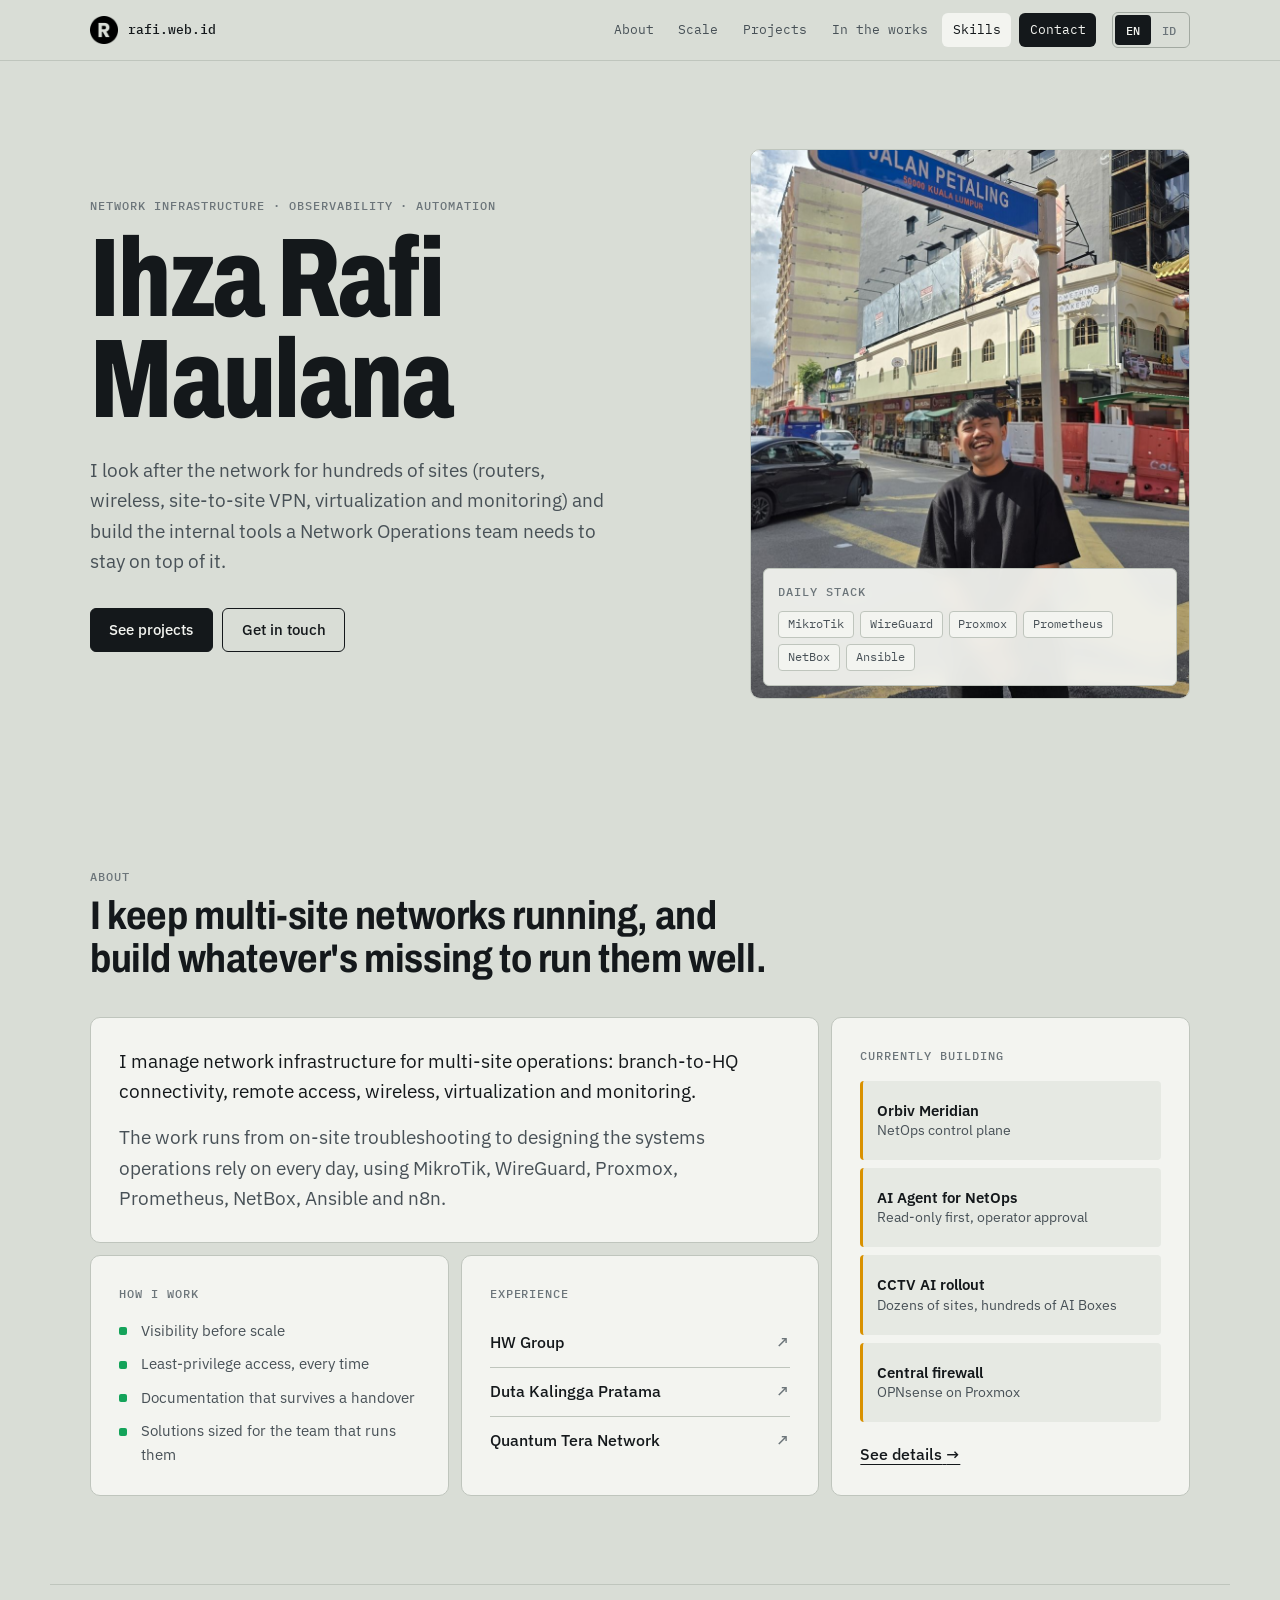
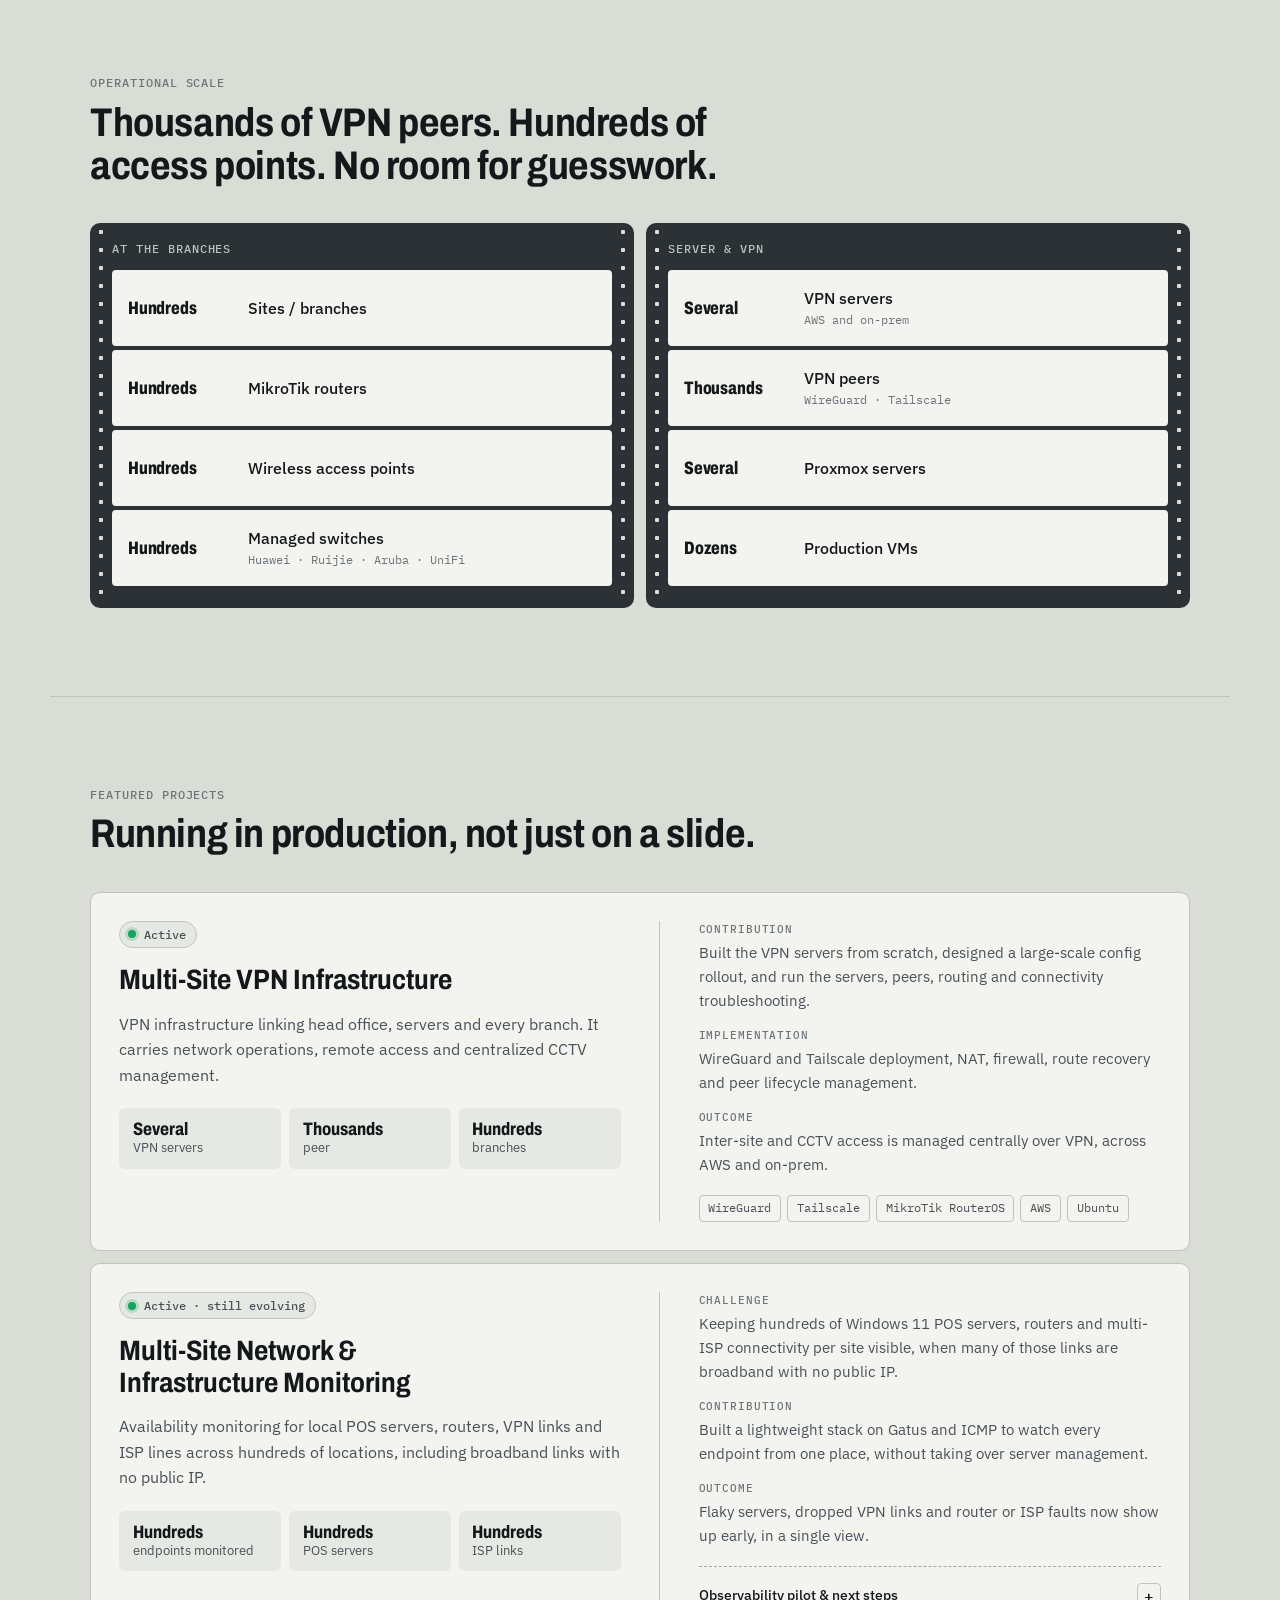
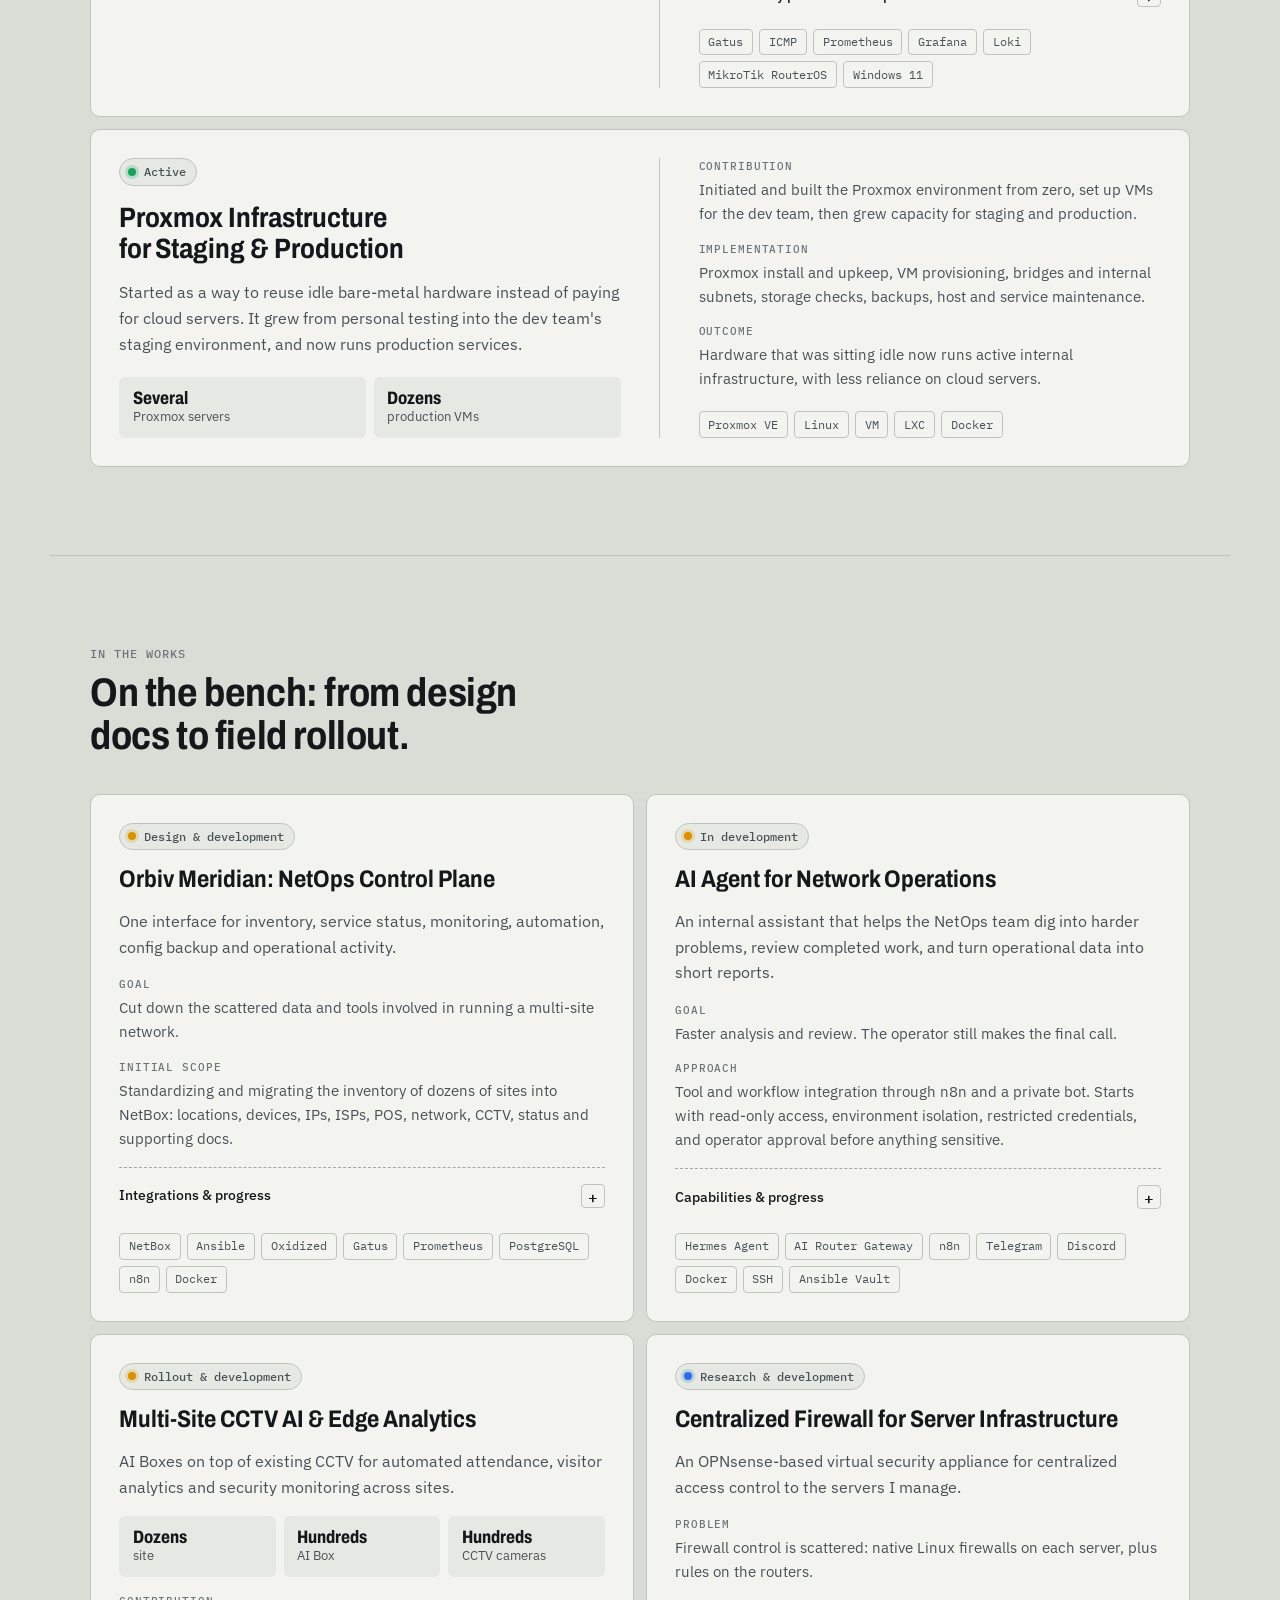
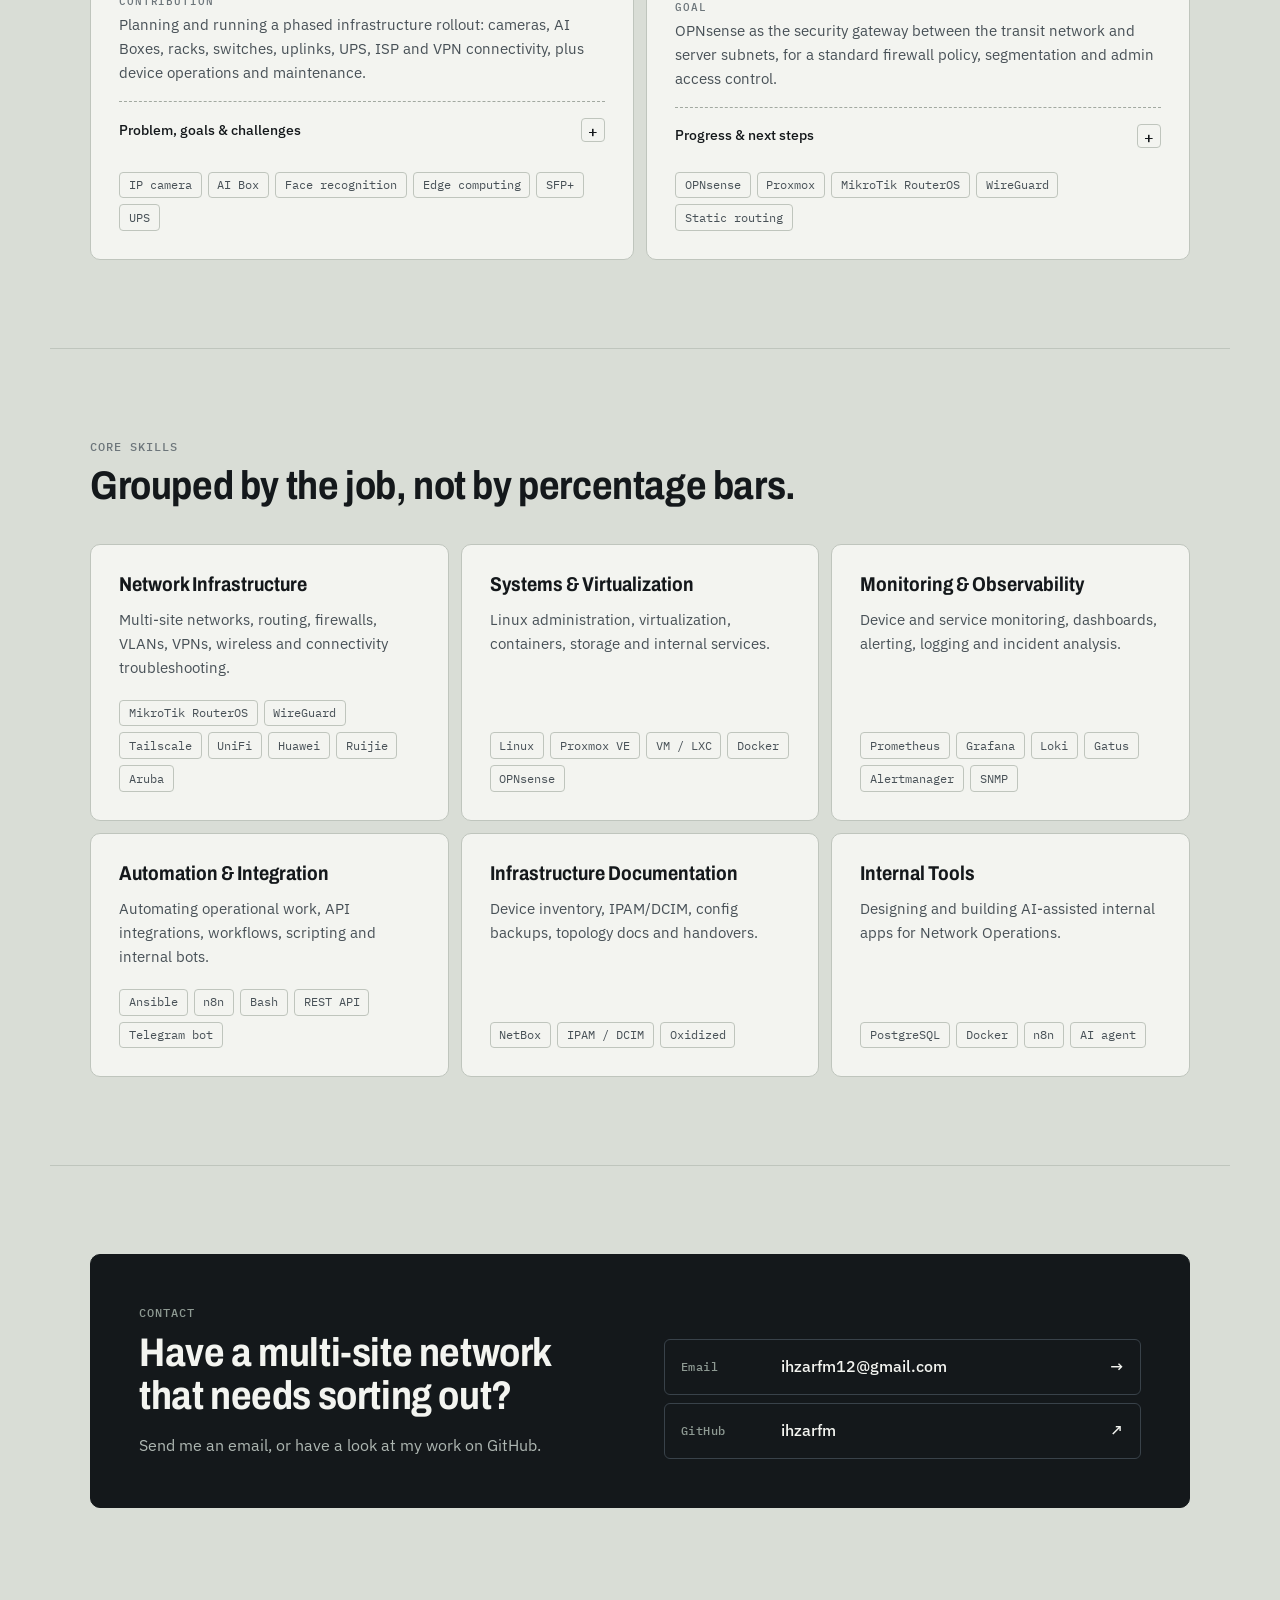
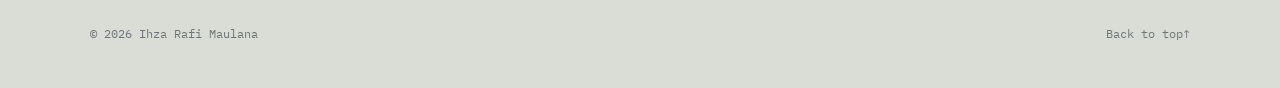
<file: index.html>
<!DOCTYPE html>
<html lang="en" data-lang="en">
<head>
    <meta charset="UTF-8">
    <meta name="viewport" content="width=device-width, initial-scale=1.0">
    <title>Ihza Rafi Maulana · Network Infrastructure</title>
    <meta name="description" content="Ihza Rafi Maulana runs network infrastructure for hundreds of sites: MikroTik, wireless, multi-site VPN, Proxmox, monitoring and automation for Network Operations.">
    <meta name="theme-color" content="#D9DDD6">

    <meta property="og:type" content="website">
    <meta property="og:url" content="https://rafi.web.id/">
    <meta property="og:title" content="Ihza Rafi Maulana · Network Infrastructure">
    <meta property="og:description" content="Multi-site networks, VPN, monitoring and automation for hundreds of sites.">
    <meta property="og:image" content="https://rafi.web.id/assets/img/rafi.jpg">

    <!-- set the language before first paint, so the page never flashes the wrong one -->
    <script>
        (function () {
            var lang = null
            try { lang = localStorage.getItem('lang') } catch (e) {}
            if (lang !== 'en' && lang !== 'id') {
                lang = (navigator.language || '').toLowerCase().indexOf('id') === 0 ? 'id' : 'en'
            }
            document.documentElement.setAttribute('data-lang', lang)
            document.documentElement.lang = lang
        })()
    </script>

    <link rel="icon" href="assets/img/favicon.png" type="image/png">
    <link rel="preconnect" href="https://fonts.googleapis.com">
    <link rel="preconnect" href="https://fonts.gstatic.com" crossorigin>
    <link rel="stylesheet" href="https://fonts.googleapis.com/css2?family=Archivo:wdth,wght@62..125,500..800&family=IBM+Plex+Mono:wght@400;500&family=IBM+Plex+Sans:ital,wght@0,400;0,500;0,600;1,400&display=swap">
    <link rel="stylesheet" href="assets/css/styles.css">
</head>
<body>
    <a class="skip" href="#about"><span lang="en">Skip to content</span><span lang="id">Langsung ke konten</span></a>

    <header class="topbar">
        <div class="topbar__inner">
            <a class="brand" href="#top" aria-label="rafi.web.id">
                <img class="brand__mark" src="assets/img/favicon.png" alt="" width="28" height="28">
                <span class="brand__name">rafi.web.id</span>
            </a>
            <nav class="nav" aria-label="Sections">
                <a class="nav__link" href="#about"><span lang="en">About</span><span lang="id">Tentang</span></a>
                <a class="nav__link" href="#scale"><span lang="en">Scale</span><span lang="id">Skala</span></a>
                <a class="nav__link" href="#projects"><span lang="en">Projects</span><span lang="id">Proyek</span></a>
                <a class="nav__link" href="#building"><span lang="en">In the works</span><span lang="id">Pengerjaan</span></a>
                <a class="nav__link" href="#skills">Skills</a>
                <a class="nav__link nav__link--cta" href="#contact"><span lang="en">Contact</span><span lang="id">Kontak</span></a>
            </nav>
            <div class="lang" role="group" aria-label="Language / Bahasa">
                <button class="lang__btn" type="button" data-set-lang="en" aria-pressed="true">EN</button>
                <button class="lang__btn" type="button" data-set-lang="id" aria-pressed="false">ID</button>
            </div>
        </div>
    </header>

    <main id="top">
        <!--===== HERO =====-->
        <section class="hero wrap" aria-labelledby="hero-title">
            <div class="hero__text">
                <p class="eyebrow">Network Infrastructure · Observability · Automation</p>
                <h1 class="hero__title" id="hero-title">Ihza Rafi<br>Maulana</h1>
                <p class="hero__lead" lang="en">I look after the network for hundreds of sites (routers, wireless, site-to-site VPN, virtualization and monitoring) and build the internal tools a Network Operations team needs to stay on top of it.</p>
                <p class="hero__lead" lang="id">Saya mengurus jaringan di ratusan site, mulai dari router, wireless, VPN antar-site, virtualisasi, sampai monitoring. Saya juga membangun tools internal supaya kerja tim Network Operations lebih rapi dan terukur.</p>
                <div class="hero__actions">
                    <a class="btn btn--solid" href="#projects"><span lang="en">See projects</span><span lang="id">Lihat proyek</span></a>
                    <a class="btn" href="#contact"><span lang="en">Get in touch</span><span lang="id">Hubungi saya</span></a>
                </div>
            </div>

            <figure class="card hero__photo">
                <img src="assets/img/rafi.jpg" alt="Ihza Rafi Maulana on Jalan Petaling, Kuala Lumpur" width="900" height="1306" fetchpriority="high">
                <figcaption class="hero__stack">
                    <span class="card__label"><span lang="en">Daily stack</span><span lang="id">Stack harian</span></span>
                    <ul class="tags">
                        <li>MikroTik</li><li>WireGuard</li><li>Proxmox</li><li>Prometheus</li><li>NetBox</li><li>Ansible</li>
                    </ul>
                </figcaption>
            </figure>
        </section>

        <!--===== ABOUT =====-->
        <section class="section wrap" id="about" aria-labelledby="about-title">
            <header class="section__head">
                <p class="eyebrow"><span lang="en">About</span><span lang="id">Tentang</span></p>
                <h2 class="section__title" id="about-title">
                    <span lang="en">I keep <span class="nowrap">multi-site</span> networks running, and build whatever's missing to run them well.</span>
                    <span lang="id">Saya jaga jaringan <span class="nowrap">multi-site</span> tetap jalan, dan bangun sendiri tools yang belum ada.</span>
                </h2>
            </header>

            <div class="about">
                <article class="card about__bio" data-reveal>
                    <p lang="en">I manage network infrastructure for multi-site operations: branch-to-HQ connectivity, remote access, wireless, virtualization and monitoring.</p>
                    <p lang="id">Fokus saya di network infrastructure untuk operasional multi-site: koneksi cabang ke head office, remote access, wireless, virtualisasi, dan monitoring.</p>
                    <p class="about__sub" lang="en">The work runs from on-site troubleshooting to designing the systems operations rely on every day, using MikroTik, WireGuard, Proxmox, Prometheus, NetBox, Ansible and n8n.</p>
                    <p class="about__sub" lang="id">Kerjaannya mulai dari troubleshooting langsung di lokasi sampai merancang sistem yang dipakai tim operasional setiap hari, dengan MikroTik, WireGuard, Proxmox, Prometheus, NetBox, Ansible, dan n8n.</p>
                </article>

                <article class="card about__now" data-reveal>
                    <h3 class="card__label"><span lang="en">Currently building</span><span lang="id">Lagi dikerjakan</span></h3>
                    <ul class="nowlist">
                        <li><b>Orbiv Meridian</b><span lang="en">NetOps control plane</span><span lang="id">Control plane untuk NetOps</span></li>
                        <li><b>AI Agent for NetOps</b><span lang="en">Read-only first, operator approval</span><span lang="id">Read-only dulu, approval operator</span></li>
                        <li><b>CCTV AI rollout</b><span lang="en">Dozens of sites, hundreds of AI Boxes</span><span lang="id">Puluhan site, ratusan AI Box</span></li>
                        <li><b>Central firewall</b><span lang="en">OPNsense on Proxmox</span><span lang="id">OPNsense di Proxmox</span></li>
                    </ul>
                    <a class="textlink" href="#building"><span lang="en">See details</span><span lang="id">Lihat detail</span> <span aria-hidden="true">→</span></a>
                </article>

                <article class="card about__principles" data-reveal>
                    <h3 class="card__label"><span lang="en">How I work</span><span lang="id">Cara saya kerja</span></h3>
                    <ul class="checklist">
                        <li><span lang="en">Visibility before scale</span><span lang="id">Visibility dulu, baru scale</span></li>
                        <li><span lang="en">Least-privilege access, every time</span><span lang="id">Akses seperlunya, bukan seadanya</span></li>
                        <li><span lang="en">Documentation that survives a handover</span><span lang="id">Dokumentasi yang tetap kepakai setelah handover</span></li>
                        <li><span lang="en">Solutions sized for the team that runs them</span><span lang="id">Solusi yang pas dengan ukuran timnya</span></li>
                    </ul>
                </article>

                <article class="card about__work" data-reveal>
                    <h3 class="card__label"><span lang="en">Experience</span><span lang="id">Pengalaman</span></h3>
                    <ul class="companies">
                        <li><a href="https://new.hwgroup.id/" target="_blank" rel="noopener">HW Group <span aria-hidden="true">↗</span></a></li>
                        <li><a href="https://www.sgp-dkp.com/" target="_blank" rel="noopener">Duta Kalingga Pratama <span aria-hidden="true">↗</span></a></li>
                        <li><a href="https://www.quantum.net.id/" target="_blank" rel="noopener">Quantum Tera Network <span aria-hidden="true">↗</span></a></li>
                    </ul>
                </article>
            </div>
        </section>

        <!--===== SCALE =====-->
        <section class="section wrap" id="scale" aria-labelledby="scale-title">
            <header class="section__head">
                <p class="eyebrow"><span lang="en">Operational scale</span><span lang="id">Skala operasional</span></p>
                <h2 class="section__title" id="scale-title">
                    <span lang="en">Thousands of VPN peers. Hundreds of access points. No room for guesswork.</span>
                    <span lang="id">Ribuan peer VPN. Ratusan access point. Nggak ada ruang buat tebak-tebakan.</span>
                </h2>
            </header>

            <div class="racks">
                <div class="rack" data-reveal>
                    <h3 class="rack__label"><span lang="en">At the branches</span><span lang="id">Di cabang</span></h3>
                    <ul class="rack__units">
                        <li class="unit"><span class="unit__num"><span lang="en">Hundreds</span><span lang="id">Ratusan</span></span><span class="unit__name"><span lang="en">Sites / branches</span><span lang="id">Site / cabang</span></span></li>
                        <li class="unit"><span class="unit__num"><span lang="en">Hundreds</span><span lang="id">Ratusan</span></span><span class="unit__name"><span lang="en">MikroTik routers</span><span lang="id">Router MikroTik</span></span></li>
                        <li class="unit"><span class="unit__num"><span lang="en">Hundreds</span><span lang="id">Ratusan</span></span><span class="unit__name"><span lang="en">Wireless access points</span><span lang="id">Wireless access point</span></span></li>
                        <li class="unit"><span class="unit__num"><span lang="en">Hundreds</span><span lang="id">Ratusan</span></span><span class="unit__name"><span lang="en">Managed switches</span><span lang="id">Managed switch</span><small>Huawei · Ruijie · Aruba · UniFi</small></span></li>
                    </ul>
                </div>

                <div class="rack" data-reveal>
                    <h3 class="rack__label">Server &amp; VPN</h3>
                    <ul class="rack__units">
                        <li class="unit"><span class="unit__num"><span lang="en">Several</span><span lang="id">Beberapa</span></span><span class="unit__name"><span lang="en">VPN servers</span><span lang="id">VPN server</span><small lang="en">AWS and on-prem</small><small lang="id">AWS dan on-premise</small></span></li>
                        <li class="unit"><span class="unit__num"><span lang="en">Thousands</span><span lang="id">Ribuan</span></span><span class="unit__name"><span lang="en">VPN peers</span><span lang="id">Peer VPN</span><small>WireGuard · Tailscale</small></span></li>
                        <li class="unit"><span class="unit__num"><span lang="en">Several</span><span lang="id">Beberapa</span></span><span class="unit__name"><span lang="en">Proxmox servers</span><span lang="id">Server Proxmox</span></span></li>
                        <li class="unit"><span class="unit__num"><span lang="en">Dozens</span><span lang="id">Puluhan</span></span><span class="unit__name"><span lang="en">Production VMs</span><span lang="id">Production VM</span></span></li>
                    </ul>
                </div>
            </div>
        </section>

        <!--===== FEATURED PROJECTS =====-->
        <section class="section wrap" id="projects" aria-labelledby="projects-title">
            <header class="section__head">
                <p class="eyebrow"><span lang="en">Featured projects</span><span lang="id">Proyek utama</span></p>
                <h2 class="section__title" id="projects-title">
                    <span lang="en">Running in production, not just on a slide.</span>
                    <span lang="id">Sudah jalan di production, bukan cuma di slide.</span>
                </h2>
            </header>

            <div class="projects">
                <article class="card project" data-reveal>
                    <div class="project__main">
                        <span class="status status--active">Active</span>
                        <h3 class="project__title">Multi-Site VPN Infrastructure</h3>
                        <p class="project__summary" lang="en">VPN infrastructure linking head office, servers and every branch. It carries network operations, remote access and centralized CCTV management.</p>
                        <p class="project__summary" lang="id">Infrastruktur VPN yang menghubungkan head office, server, dan semua cabang. Dipakai untuk operasional jaringan, remote access, dan pengelolaan CCTV dari satu tempat.</p>
                        <ul class="figures">
                            <li class="figure"><b><span lang="en">Several</span><span lang="id">Beberapa</span></b><span lang="en">VPN servers</span><span lang="id">VPN server</span></li>
                            <li class="figure"><b><span lang="en">Thousands</span><span lang="id">Ribuan</span></b>peer</li>
                            <li class="figure"><b><span lang="en">Hundreds</span><span lang="id">Ratusan</span></b><span lang="en">branches</span><span lang="id">cabang</span></li>
                        </ul>
                    </div>
                    <div class="project__side">
                        <dl class="facts">
                            <div>
                                <dt><span lang="en">Contribution</span><span lang="id">Kontribusi</span></dt>
                                <dd lang="en">Built the VPN servers from scratch, designed a large-scale config rollout, and run the servers, peers, routing and connectivity troubleshooting.</dd>
                                <dd lang="id">Bangun VPN server dari nol, rancang rollout konfigurasi skala besar, lalu kelola server, peer, routing, dan troubleshooting konektivitasnya.</dd>
                            </div>
                            <div>
                                <dt><span lang="en">Implementation</span><span lang="id">Implementasi</span></dt>
                                <dd lang="en">WireGuard and Tailscale deployment, NAT, firewall, route recovery and peer lifecycle management.</dd>
                                <dd lang="id">Deploy WireGuard dan Tailscale, NAT, firewall, route recovery, dan peer lifecycle management.</dd>
                            </div>
                            <div>
                                <dt><span lang="en">Outcome</span><span lang="id">Hasil</span></dt>
                                <dd lang="en">Inter-site and CCTV access is managed centrally over VPN, across AWS and on-prem.</dd>
                                <dd lang="id">Akses antar-site dan CCTV sekarang dikelola terpusat lewat VPN, baik di AWS maupun on-premise.</dd>
                            </div>
                        </dl>
                        <ul class="tags">
                            <li>WireGuard</li><li>Tailscale</li><li>MikroTik RouterOS</li><li>AWS</li><li>Ubuntu</li>
                        </ul>
                    </div>
                </article>

                <article class="card project" data-reveal>
                    <div class="project__main">
                        <span class="status status--active"><span lang="en">Active · still evolving</span><span lang="id">Active · terus dikembangkan</span></span>
                        <h3 class="project__title">Multi-Site Network &amp; Infrastructure Monitoring</h3>
                        <p class="project__summary" lang="en">Availability monitoring for local POS servers, routers, VPN links and ISP lines across hundreds of locations, including broadband links with no public IP.</p>
                        <p class="project__summary" lang="id">Monitoring availability untuk server POS lokal, router, koneksi VPN, dan jalur ISP di ratusan lokasi, termasuk broadband yang tidak punya IP publik.</p>
                        <ul class="figures">
                            <li class="figure"><b><span lang="en">Hundreds</span><span lang="id">Ratusan</span></b><span lang="en">endpoints monitored</span><span lang="id">endpoint dipantau</span></li>
                            <li class="figure"><b><span lang="en">Hundreds</span><span lang="id">Ratusan</span></b><span lang="en">POS servers</span><span lang="id">server POS</span></li>
                            <li class="figure"><b><span lang="en">Hundreds</span><span lang="id">Ratusan</span></b><span lang="en">ISP links</span><span lang="id">koneksi ISP</span></li>
                        </ul>
                    </div>
                    <div class="project__side">
                        <dl class="facts">
                            <div>
                                <dt><span lang="en">Challenge</span><span lang="id">Tantangan</span></dt>
                                <dd lang="en">Keeping hundreds of Windows 11 POS servers, routers and multi-ISP connectivity per site visible, when many of those links are broadband with no public IP.</dd>
                                <dd lang="id">Menjaga ratusan server POS Windows 11, router, dan koneksi multi-ISP di tiap site tetap terpantau, padahal banyak koneksinya broadband tanpa public IP.</dd>
                            </div>
                            <div>
                                <dt><span lang="en">Contribution</span><span lang="id">Kontribusi</span></dt>
                                <dd lang="en">Built a lightweight stack on Gatus and ICMP to watch every endpoint from one place, without taking over server management.</dd>
                                <dd lang="id">Bangun monitoring ringan pakai Gatus dan ICMP untuk memantau semua endpoint dari satu tempat, tanpa ambil alih manajemen server.</dd>
                            </div>
                            <div>
                                <dt><span lang="en">Outcome</span><span lang="id">Hasil</span></dt>
                                <dd lang="en">Flaky servers, dropped VPN links and router or ISP faults now show up early, in a single view.</dd>
                                <dd lang="id">Server yang sering offline, VPN yang putus, dan gangguan router atau ISP sekarang kelihatan lebih awal dari satu tampilan.</dd>
                            </div>
                        </dl>
                        <details class="more">
                            <summary><span lang="en">Observability pilot &amp; next steps</span><span lang="id">Pilot observability &amp; next step</span></summary>
                            <dl class="facts">
                                <div>
                                    <dt><span lang="en">Implementation</span><span lang="id">Implementasi</span></dt>
                                    <dd lang="en">ICMP health checks per branch for POS servers, routers, VPN links and ISP lines.</dd>
                                    <dd lang="id">ICMP health check per cabang untuk server POS, router, VPN, dan link ISP.</dd>
                                </div>
                                <div>
                                    <dt>Pilot</dt>
                                    <dd lang="en">Prometheus, Grafana and Loki in the office environment, where user count and bandwidth are much higher.</dd>
                                    <dd lang="id">Prometheus, Grafana, dan Loki di lingkungan office, yang jumlah user dan bandwidth-nya jauh lebih tinggi.</dd>
                                </div>
                                <div>
                                    <dt>Next</dt>
                                    <dd lang="en">Evaluating the pilot and a local data-collection strategy before rolling logging out to every site. Centralized monitoring over WAN leaves metric gaps whenever a link drops, even for a few seconds.</dd>
                                    <dd lang="id">Evaluasi hasil pilot dan strategi local data collection sebelum logging diperluas ke semua site. Monitoring terpusat lewat WAN bisa menyisakan metric gap tiap kali koneksi putus, walau cuma beberapa detik.</dd>
                                </div>
                            </dl>
                        </details>
                        <ul class="tags">
                            <li>Gatus</li><li>ICMP</li><li>Prometheus</li><li>Grafana</li><li>Loki</li><li>MikroTik RouterOS</li><li>Windows 11</li>
                        </ul>
                    </div>
                </article>

                <article class="card project" data-reveal>
                    <div class="project__main">
                        <span class="status status--active">Active</span>
                        <h3 class="project__title">Proxmox Infrastructure for Staging &amp; Production</h3>
                        <p class="project__summary" lang="en">Started as a way to reuse idle bare-metal hardware instead of paying for cloud servers. It grew from personal testing into the dev team's staging environment, and now runs production services.</p>
                        <p class="project__summary" lang="id">Awalnya inisiatif memanfaatkan bare metal yang nganggur sebagai pengganti biaya cloud server. Dari testing pribadi, sekarang dipakai untuk staging tim development sampai layanan production.</p>
                        <ul class="figures">
                            <li class="figure"><b><span lang="en">Several</span><span lang="id">Beberapa</span></b><span lang="en">Proxmox servers</span><span lang="id">server Proxmox</span></li>
                            <li class="figure"><b><span lang="en">Dozens</span><span lang="id">Puluhan</span></b><span lang="en">production VMs</span><span lang="id">production VM</span></li>
                        </ul>
                    </div>
                    <div class="project__side">
                        <dl class="facts">
                            <div>
                                <dt><span lang="en">Contribution</span><span lang="id">Kontribusi</span></dt>
                                <dd lang="en">Initiated and built the Proxmox environment from zero, set up VMs for the dev team, then grew capacity for staging and production.</dd>
                                <dd lang="id">Inisiasi dan bangun environment Proxmox dari nol, siapkan VM untuk tim development, lalu perbesar kapasitasnya untuk staging dan production.</dd>
                            </div>
                            <div>
                                <dt><span lang="en">Implementation</span><span lang="id">Implementasi</span></dt>
                                <dd lang="en">Proxmox install and upkeep, VM provisioning, bridges and internal subnets, storage checks, backups, host and service maintenance.</dd>
                                <dd lang="id">Instalasi dan pengelolaan Proxmox, VM provisioning, bridge dan internal subnet, storage check, backup, serta maintenance host dan layanan.</dd>
                            </div>
                            <div>
                                <dt><span lang="en">Outcome</span><span lang="id">Hasil</span></dt>
                                <dd lang="en">Hardware that was sitting idle now runs active internal infrastructure, with less reliance on cloud servers.</dd>
                                <dd lang="id">Hardware yang tadinya nganggur sekarang jadi infrastruktur internal yang aktif, dan ketergantungan ke cloud server berkurang.</dd>
                            </div>
                        </dl>
                        <ul class="tags">
                            <li>Proxmox VE</li><li>Linux</li><li>VM</li><li>LXC</li><li>Docker</li>
                        </ul>
                    </div>
                </article>
            </div>
        </section>

        <!--===== IN THE WORKS =====-->
        <section class="section wrap" id="building" aria-labelledby="building-title">
            <header class="section__head">
                <p class="eyebrow"><span lang="en">In the works</span><span lang="id">Dalam pengerjaan</span></p>
                <h2 class="section__title" id="building-title">
                    <span lang="en">On the bench: from design docs to field rollout.</span>
                    <span lang="id">Masih di meja kerja: dari dokumen desain sampai rollout di lapangan.</span>
                </h2>
            </header>

            <div class="devgrid">
                <article class="card dev" data-reveal>
                    <span class="status status--dev">Design &amp; development</span>
                    <h3 class="dev__title">Orbiv Meridian: NetOps Control Plane</h3>
                    <p lang="en">One interface for inventory, service status, monitoring, automation, config backup and operational activity.</p>
                    <p lang="id">Satu interface untuk inventory, status layanan, monitoring, automation, config backup, dan aktivitas operasional.</p>
                    <dl class="facts">
                        <div>
                            <dt><span lang="en">Goal</span><span lang="id">Tujuan</span></dt>
                            <dd lang="en">Cut down the scattered data and tools involved in running a multi-site network.</dd>
                            <dd lang="id">Mengurangi data dan tools yang tercecer dalam mengelola jaringan multi-site.</dd>
                        </div>
                        <div>
                            <dt><span lang="en">Initial scope</span><span lang="id">Scope awal</span></dt>
                            <dd lang="en">Standardizing and migrating the inventory of dozens of sites into NetBox: locations, devices, IPs, ISPs, POS, network, CCTV, status and supporting docs.</dd>
                            <dd lang="id">Standardisasi dan migrasi inventory puluhan site ke NetBox: lokasi, device, IP, ISP, POS, network, CCTV, status, dan dokumen pendukung.</dd>
                        </div>
                    </dl>
                    <details class="more">
                        <summary><span lang="en">Integrations &amp; progress</span><span lang="id">Integrasi &amp; progress</span></summary>
                        <dl class="facts">
                            <div>
                                <dt><span lang="en">Integrations</span><span lang="id">Integrasi</span> <em class="plan"><span lang="en">planned</span><span lang="id">rencana</span></em></dt>
                                <dd lang="en">NetBox as source of truth, Ansible for automation, Oxidized for config backup, Gatus and Prometheus for monitoring.</dd>
                                <dd lang="id">NetBox sebagai source of truth, Ansible untuk automation, Oxidized untuk config backup, Gatus dan Prometheus untuk monitoring.</dd>
                            </div>
                            <div>
                                <dt>Progress</dt>
                                <dd lang="en">PRD, architecture, integration specs, roadmap, user roles and audit foundation.</dd>
                                <dd lang="id">PRD, arsitektur, integration spec, roadmap, user role, dan audit foundation.</dd>
                            </div>
                        </dl>
                    </details>
                    <ul class="tags">
                        <li>NetBox</li><li>Ansible</li><li>Oxidized</li><li>Gatus</li><li>Prometheus</li><li>PostgreSQL</li><li>n8n</li><li>Docker</li>
                    </ul>
                </article>

                <article class="card dev" data-reveal>
                    <span class="status status--dev">In development</span>
                    <h3 class="dev__title">AI Agent for Network Operations</h3>
                    <p lang="en">An internal assistant that helps the NetOps team dig into harder problems, review completed work, and turn operational data into short reports.</p>
                    <p lang="id">Asisten internal untuk bantu tim NetOps membedah masalah yang lebih kompleks, mengevaluasi hasil kerja, dan meringkas data operasional jadi report.</p>
                    <dl class="facts">
                        <div>
                            <dt><span lang="en">Goal</span><span lang="id">Tujuan</span></dt>
                            <dd lang="en">Faster analysis and review. The operator still makes the final call.</dd>
                            <dd lang="id">Analisis dan evaluasi lebih cepat. Keputusan akhir tetap di operator.</dd>
                        </div>
                        <div>
                            <dt><span lang="en">Approach</span><span lang="id">Pendekatan</span></dt>
                            <dd lang="en">Tool and workflow integration through n8n and a private bot. Starts with read-only access, environment isolation, restricted credentials, and operator approval before anything sensitive.</dd>
                            <dd lang="id">Integrasi tool dan workflow lewat n8n dan private bot. Dimulai dari read-only access, environment isolation, credential yang dibatasi, dan approval operator sebelum ada tindakan sensitif.</dd>
                        </div>
                    </dl>
                    <details class="more">
                        <summary><span lang="en">Capabilities &amp; progress</span><span lang="id">Kemampuan &amp; progress</span></summary>
                        <dl class="facts">
                            <div>
                                <dt><span lang="en">Capabilities</span><span lang="id">Kemampuan</span></dt>
                                <dd lang="en">Pulling context from monitoring and operational workflows, narrowing down likely root causes, checking work against playbooks, and writing report summaries.</dd>
                                <dd lang="id">Menggabungkan konteks dari monitoring dan workflow operasional, bantu cari kemungkinan root cause, mengecek pekerjaan berdasarkan playbook, dan menyusun report summary.</dd>
                            </div>
                            <div>
                                <dt>Progress</dt>
                                <dd lang="en">Baseline agent is deployed, with model and bot connections live. Skills, playbooks, SSH access and credential handling are in progress.</dd>
                                <dd lang="id">Baseline agent sudah di-deploy, koneksi model dan bot sudah jalan. Skills, playbook, akses SSH, dan pengelolaan credential sedang disusun.</dd>
                            </div>
                        </dl>
                    </details>
                    <ul class="tags">
                        <li>Hermes Agent</li><li>AI Router Gateway</li><li>n8n</li><li>Telegram</li><li>Discord</li><li>Docker</li><li>SSH</li><li>Ansible Vault</li>
                    </ul>
                </article>

                <article class="card dev" data-reveal>
                    <span class="status status--dev">Rollout &amp; development</span>
                    <h3 class="dev__title">Multi-Site CCTV AI &amp; Edge Analytics</h3>
                    <p lang="en">AI Boxes on top of existing CCTV for automated attendance, visitor analytics and security monitoring across sites.</p>
                    <p lang="id">AI Box di atas infrastruktur CCTV untuk absensi otomatis, analitik pengunjung, dan pemantauan keamanan di banyak site.</p>
                    <ul class="figures">
                        <li class="figure"><b><span lang="en">Dozens</span><span lang="id">Puluhan</span></b>site</li>
                        <li class="figure"><b><span lang="en">Hundreds</span><span lang="id">Ratusan</span></b>AI Box</li>
                        <li class="figure"><b><span lang="en">Hundreds</span><span lang="id">Ratusan</span></b><span lang="en">CCTV cameras</span><span lang="id">kamera CCTV</span></li>
                    </ul>
                    <dl class="facts">
                        <div>
                            <dt><span lang="en">Contribution</span><span lang="id">Kontribusi</span></dt>
                            <dd lang="en">Planning and running a phased infrastructure rollout: cameras, AI Boxes, racks, switches, uplinks, UPS, ISP and VPN connectivity, plus device operations and maintenance.</dd>
                            <dd lang="id">Merencanakan dan menjalankan rollout infrastruktur bertahap: kamera, AI Box, rack, switch, uplink, UPS, konektivitas ISP dan VPN, sampai operasional dan maintenance perangkat.</dd>
                        </div>
                    </dl>
                    <details class="more">
                        <summary><span lang="en">Problem, goals &amp; challenges</span><span lang="id">Masalah, tujuan &amp; tantangan</span></summary>
                        <dl class="facts">
                            <div>
                                <dt><span lang="en">Problem</span><span lang="id">Masalah</span></dt>
                                <dd lang="en">Attendance depended on staff discipline, so check-ins were forgotten or buddy-punched. Data on visitor numbers, profiles, dwell time and per-site performance was limited.</dd>
                                <dd lang="id">Absensi masih bergantung pada kedisiplinan karyawan, jadi rawan lupa atau buddy punching. Data jumlah dan karakteristik pengunjung, dwell time, dan performa tiap site juga masih minim.</dd>
                            </div>
                            <div>
                                <dt><span lang="en">Operations</span><span lang="id">Operasional</span></dt>
                                <dd lang="en">Face-recognition attendance to cut missed check-ins and fraud, with results the relevant team can still review.</dd>
                                <dd lang="id">Face recognition attendance untuk mengurangi lupa absen dan fraud, dengan hasil yang tetap bisa di-review tim terkait.</dd>
                            </div>
                            <div>
                                <dt><span lang="en">Business</span><span lang="id">Bisnis</span></dt>
                                <dd lang="en">Visitor counts, estimated visitor profiles and dwell time to support site evaluation and promo planning.</dd>
                                <dd lang="id">Visitor count, estimasi profil pengunjung, dan dwell time untuk evaluasi site dan perencanaan promo.</dd>
                            </div>
                            <div>
                                <dt><span lang="en">Security</span><span lang="id">Keamanan</span></dt>
                                <dd lang="en">Alerts to the security team when someone on a watchlist is detected, so incidents get followed up faster.</dd>
                                <dd lang="id">Tim security dapat indikasi kalau ada individu dalam watchlist yang terdeteksi, jadi bisa ditindaklanjuti lebih cepat.</dd>
                            </div>
                            <div>
                                <dt><span lang="en">Challenges</span><span lang="id">Tantangan</span></dt>
                                <dd lang="en">Keeping hundreds of devices available and consistently configured, camera input quality, access control, result validation and biometric data governance.</dd>
                                <dd lang="id">Menjaga availability dan konsistensi konfigurasi ratusan perangkat, kualitas input kamera, access control, validasi hasil, dan tata kelola data biometrik.</dd>
                            </div>
                        </dl>
                    </details>
                    <ul class="tags">
                        <li>IP camera</li><li>AI Box</li><li>Face recognition</li><li>Edge computing</li><li>SFP+</li><li>UPS</li>
                    </ul>
                </article>

                <article class="card dev" data-reveal>
                    <span class="status status--research">Research &amp; development</span>
                    <h3 class="dev__title">Centralized Firewall for Server Infrastructure</h3>
                    <p lang="en">An OPNsense-based virtual security appliance for centralized access control to the servers I manage.</p>
                    <p lang="id">Virtual security appliance berbasis OPNsense untuk kontrol akses terpusat ke server yang saya kelola.</p>
                    <dl class="facts">
                        <div>
                            <dt><span lang="en">Problem</span><span lang="id">Masalah</span></dt>
                            <dd lang="en">Firewall control is scattered: native Linux firewalls on each server, plus rules on the routers.</dd>
                            <dd lang="id">Kontrol firewall masih tersebar: native Linux firewall di tiap server dan rules di router.</dd>
                        </div>
                        <div>
                            <dt><span lang="en">Goal</span><span lang="id">Tujuan</span></dt>
                            <dd lang="en">OPNsense as the security gateway between the transit network and server subnets, for a standard firewall policy, segmentation and admin access control.</dd>
                            <dd lang="id">OPNsense jadi security gateway antara transit network dan server subnet, untuk standardisasi firewall, segmentasi, dan kontrol akses administratif.</dd>
                        </div>
                    </dl>
                    <details class="more">
                        <summary><span lang="en">Progress &amp; next steps</span><span lang="id">Progress &amp; next step</span></summary>
                        <dl class="facts">
                            <div>
                                <dt><span lang="en">Contribution</span><span lang="id">Kontribusi</span></dt>
                                <dd lang="en">Deployed OPNsense on Proxmox, worked through rule design and traffic flow, and tested integration with MikroTik routing and WireGuard.</dd>
                                <dd lang="id">Deploy OPNsense di Proxmox, pelajari rule design dan traffic flow, lalu uji integrasinya dengan routing MikroTik dan WireGuard.</dd>
                            </div>
                            <div>
                                <dt>Progress</dt>
                                <dd lang="en">Admin access and routing work in the test environment. Rule evaluation and documentation are ongoing.</dd>
                                <dd lang="id">Akses administratif dan routing di lingkungan uji sudah jalan. Evaluasi rule dan dokumentasi masih berlangsung.</dd>
                            </div>
                            <div>
                                <dt>Next</dt>
                                <dd lang="en">Firewall policy baseline, protected-service mapping, access rule testing and a rollback procedure before going to production.</dd>
                                <dd lang="id">Firewall policy baseline, pemetaan protected service, testing access rule, dan rollback procedure sebelum masuk production.</dd>
                            </div>
                        </dl>
                    </details>
                    <ul class="tags">
                        <li>OPNsense</li><li>Proxmox</li><li>MikroTik RouterOS</li><li>WireGuard</li><li>Static routing</li>
                    </ul>
                </article>
            </div>
        </section>

        <!--===== SKILLS =====-->
        <section class="section wrap" id="skills" aria-labelledby="skills-title">
            <header class="section__head">
                <p class="eyebrow">Core skills</p>
                <h2 class="section__title" id="skills-title">
                    <span lang="en">Grouped by the job, not by percentage bars.</span>
                    <span lang="id">Dikelompokkan per kerjaan, bukan pakai persen-persenan.</span>
                </h2>
            </header>

            <div class="skills">
                <article class="card skill" data-reveal>
                    <h3 class="skill__title">Network Infrastructure</h3>
                    <p lang="en">Multi-site networks, routing, firewalls, VLANs, VPNs, wireless and connectivity troubleshooting.</p>
                    <p lang="id">Jaringan multi-site, routing, firewall, VLAN, VPN, wireless, dan troubleshooting konektivitas.</p>
                    <ul class="tags"><li>MikroTik RouterOS</li><li>WireGuard</li><li>Tailscale</li><li>UniFi</li><li>Huawei</li><li>Ruijie</li><li>Aruba</li></ul>
                </article>
                <article class="card skill" data-reveal>
                    <h3 class="skill__title">Systems &amp; Virtualization</h3>
                    <p lang="en">Linux administration, virtualization, containers, storage and internal services.</p>
                    <p lang="id">Administrasi Linux, virtualisasi, container, storage, dan layanan internal.</p>
                    <ul class="tags"><li>Linux</li><li>Proxmox VE</li><li>VM / LXC</li><li>Docker</li><li>OPNsense</li></ul>
                </article>
                <article class="card skill" data-reveal>
                    <h3 class="skill__title">Monitoring &amp; Observability</h3>
                    <p lang="en">Device and service monitoring, dashboards, alerting, logging and incident analysis.</p>
                    <p lang="id">Monitoring perangkat dan layanan, dashboard, alerting, logging, dan analisis gangguan.</p>
                    <ul class="tags"><li>Prometheus</li><li>Grafana</li><li>Loki</li><li>Gatus</li><li>Alertmanager</li><li>SNMP</li></ul>
                </article>
                <article class="card skill" data-reveal>
                    <h3 class="skill__title">Automation &amp; Integration</h3>
                    <p lang="en">Automating operational work, API integrations, workflows, scripting and internal bots.</p>
                    <p lang="id">Otomasi kerjaan operasional, integrasi API, workflow, scripting, dan bot internal.</p>
                    <ul class="tags"><li>Ansible</li><li>n8n</li><li>Bash</li><li>REST API</li><li>Telegram bot</li></ul>
                </article>
                <article class="card skill" data-reveal>
                    <h3 class="skill__title">Infrastructure Documentation</h3>
                    <p lang="en">Device inventory, IPAM/DCIM, config backups, topology docs and handovers.</p>
                    <p lang="id">Inventaris perangkat, IPAM/DCIM, backup konfigurasi, dokumentasi topologi, dan handover.</p>
                    <ul class="tags"><li>NetBox</li><li>IPAM / DCIM</li><li>Oxidized</li></ul>
                </article>
                <article class="card skill" data-reveal>
                    <h3 class="skill__title">Internal Tools</h3>
                    <p lang="en">Designing and building AI-assisted internal apps for Network Operations.</p>
                    <p lang="id">Merancang dan membangun aplikasi internal berbantuan AI untuk Network Operations.</p>
                    <ul class="tags"><li>PostgreSQL</li><li>Docker</li><li>n8n</li><li>AI agent</li></ul>
                </article>
            </div>
        </section>

        <!--===== CONTACT =====-->
        <section class="section wrap" id="contact" aria-labelledby="contact-title">
            <div class="card contact" data-reveal>
                <div class="contact__text">
                    <p class="eyebrow"><span lang="en">Contact</span><span lang="id">Kontak</span></p>
                    <h2 class="section__title" id="contact-title">
                        <span lang="en">Have a <span class="nowrap">multi-site</span> network that needs sorting out?</span>
                        <span lang="id">Punya jaringan <span class="nowrap">multi-site</span> yang perlu dirapikan?</span>
                    </h2>
                    <p class="contact__note" lang="en">Send me an email, or have a look at my work on GitHub.</p>
                    <p class="contact__note" lang="id">Kirim email saja, atau lihat kerjaan saya di GitHub.</p>
                </div>
                <ul class="contact__links">
                    <li><a class="contact__link" href="mailto:ihzarfm12@gmail.com"><span class="mono">Email</span>ihzarfm12@gmail.com<span class="contact__arrow" aria-hidden="true">→</span></a></li>
                    <li><a class="contact__link" href="https://github.com/ihzarfm" target="_blank" rel="noopener"><span class="mono">GitHub</span>ihzarfm<span class="contact__arrow" aria-hidden="true">↗</span></a></li>
                </ul>
            </div>
        </section>
    </main>

    <footer class="footer wrap">
        <p>&copy; <span class="js-year">2026</span> Ihza Rafi Maulana</p>
        <a href="#top"><span lang="en">Back to top</span><span lang="id">Kembali ke atas</span> ↑</a>
    </footer>

    <script src="assets/js/main.js"></script>
</body>
</html>
</file>
<file: assets/css/styles.css>
/*===== TOKENS =====*/
:root {
  /* powder-coated cabinet steel, label-stock cards */
  --bg: #d9ddd6;
  --card: #f3f4f0;
  --card-sunk: #e6e9e3;
  --ink: #14181b;
  --ink-2: #485157;
  --ink-3: #6c757a;
  --line: #bfc5bd;
  --line-2: #a2a9a1;

  /* status LEDs: the only saturated colours on the page, and each one means something */
  --led-active: #14a35a;
  --led-dev: #d99100;
  --led-research: #2c6be0;

  --font-display: "Archivo", "Arial Narrow", sans-serif;
  --font-body: "IBM Plex Sans", system-ui, sans-serif;
  --font-mono: "IBM Plex Mono", ui-monospace, monospace;

  --radius: 10px;
  --radius-sm: 6px;
  --gutter: clamp(1rem, 4vw, 2.5rem);
  --max: 1180px;
  --topbar: 60px;

  --ease-out: cubic-bezier(0.23, 1, 0.32, 1);
}

/*===== BASE =====*/
*, *::before, *::after { box-sizing: border-box; }

html {
  color-scheme: light;
  scroll-padding-top: calc(var(--topbar) + 16px);
  -webkit-text-size-adjust: 100%;
}

@media (prefers-reduced-motion: no-preference) {
  html { scroll-behavior: smooth; }
}

body {
  margin: 0;
  background: var(--bg);
  color: var(--ink);
  font-family: var(--font-body);
  font-size: 1rem;
  line-height: 1.6;
  -webkit-font-smoothing: antialiased;
  overflow-x: hidden;
}

h1, h2, h3, p, ul, dl, dd, figure { margin: 0; padding: 0; }
ul { list-style: none; }
a { color: inherit; }
img { display: block; max-width: 100%; height: auto; }

::selection { background: var(--ink); color: var(--card); }

:focus-visible {
  outline: 2px solid var(--led-research);
  outline-offset: 3px;
  border-radius: 4px;
}

.wrap {
  width: 100%;
  max-width: var(--max);
  margin-inline: auto;
  padding-inline: var(--gutter);
}

.nowrap { white-space: nowrap; }

.mono {
  font-family: var(--font-mono);
  font-size: 0.75rem;
  letter-spacing: 0.04em;
}

.eyebrow {
  font-family: var(--font-mono);
  font-size: 0.75rem;
  font-weight: 500;
  letter-spacing: 0.08em;
  text-transform: uppercase;
  color: var(--ink-3);
}

.skip {
  position: absolute;
  left: 1rem;
  top: -100px;
  z-index: 100;
  padding: 0.5rem 0.75rem;
  background: var(--ink);
  color: var(--card);
  border-radius: var(--radius-sm);
}
.skip:focus { top: 0.75rem; }

/*===== LANGUAGE =====*/
/* EN and ID copy sit side by side in the markup; <html data-lang> decides which one shows */
html[data-lang="en"] [lang="id"],
html[data-lang="id"] [lang="en"] { display: none !important; }

.lang {
  display: inline-flex;
  padding: 2px;
  border: 1px solid var(--line-2);
  border-radius: var(--radius-sm);
  flex-shrink: 0;
}
.lang__btn {
  min-width: 36px;
  min-height: 30px;
  padding: 0 0.5rem;
  border: 0;
  border-radius: 4px;
  background: transparent;
  color: var(--ink-3);
  font-family: var(--font-mono);
  font-size: 0.75rem;
  font-weight: 500;
  cursor: pointer;
  transition: background-color 150ms ease, color 150ms ease;
}
.lang__btn[aria-pressed="true"] { background: var(--ink); color: var(--card); }
@media (hover: hover) and (pointer: fine) {
  .lang__btn[aria-pressed="false"]:hover { color: var(--ink); background: var(--card); }
}

/*===== TOP BAR =====*/
.topbar {
  position: sticky;
  top: 0;
  z-index: 50;
  background: color-mix(in srgb, var(--bg) 88%, transparent);
  backdrop-filter: blur(10px);
  -webkit-backdrop-filter: blur(10px);
  border-bottom: 1px solid var(--line);
}

.topbar__inner {
  max-width: var(--max);
  margin-inline: auto;
  padding-inline: var(--gutter);
  min-height: var(--topbar);
  display: flex;
  align-items: center;
  justify-content: space-between;
  gap: 1rem;
}

.brand {
  display: flex;
  align-items: center;
  gap: 0.6rem;
  text-decoration: none;
  flex-shrink: 0;
}
.brand__mark { width: 28px; height: 28px; }
.brand__name { font-family: var(--font-mono); font-size: 0.8125rem; font-weight: 500; }

.nav {
  display: flex;
  align-items: center;
  gap: 0.25rem;
  margin-left: auto;
}

.nav__link {
  font-family: var(--font-mono);
  font-size: 0.8125rem;
  text-decoration: none;
  color: var(--ink-2);
  padding: 0.4rem 0.65rem;
  border-radius: var(--radius-sm);
  white-space: nowrap;
  transition: background-color 150ms ease, color 150ms ease;
}
.nav__link[aria-current="location"] { color: var(--ink); background: var(--card); }
.nav__link--cta { background: var(--ink); color: var(--card); margin-left: 0.25rem; }
.nav__link--cta[aria-current="location"] { background: var(--ink); color: var(--card); }

@media (hover: hover) and (pointer: fine) {
  .nav__link:hover { color: var(--ink); background: var(--card); }
  .nav__link--cta:hover { background: #2a3136; color: var(--card); }
}

/* mid widths (landscape phones, small tablets): drop the wordmark so the bar stays one row */
@media (max-width: 819px) {
  .brand__name { display: none; }
}

/* small screens: brand + language switch on the first row, nav scrolls sideways below */
@media (max-width: 699px) {
  .brand__name { display: inline; }
  .topbar__inner { flex-wrap: wrap; gap: 0; padding-top: 0.5rem; }
  .lang { margin-left: auto; }
  .nav {
    order: 3;
    width: calc(100% + 2 * var(--gutter));
    margin-inline: calc(-1 * var(--gutter));
    padding: 0.4rem var(--gutter) 0.5rem;
    overflow-x: auto;
    scrollbar-width: none;
    overscroll-behavior-x: contain;
  }
  .nav::-webkit-scrollbar { display: none; }
  :root { --topbar: 96px; }
}

/* touch screens: bigger tap targets, whatever the viewport width */
@media (pointer: coarse) {
  .nav__link { min-height: 40px; display: inline-flex; align-items: center; }
  .lang__btn { min-height: 38px; min-width: 42px; }
  .more summary { min-height: 44px; }
}

/*===== BUTTONS =====*/
.btn {
  display: inline-flex;
  align-items: center;
  justify-content: center;
  min-height: 44px;
  padding: 0 1.15rem;
  border: 1px solid var(--ink);
  border-radius: var(--radius-sm);
  font-family: var(--font-body);
  font-size: 0.9375rem;
  font-weight: 500;
  text-decoration: none;
  color: var(--ink);
  transition: background-color 150ms ease, color 150ms ease, transform 120ms var(--ease-out);
}
.btn:active { transform: scale(0.97); }
.btn--solid { background: var(--ink); color: var(--card); }

@media (hover: hover) and (pointer: fine) {
  .btn:hover { background: var(--card); }
  .btn--solid:hover { background: #2a3136; }
}

/*===== CARD (shared surface) =====*/
.card {
  background: var(--card);
  border: 1px solid var(--line);
  border-radius: var(--radius);
  padding: clamp(1.15rem, 2.5vw, 1.75rem);
}

.card__label {
  font-family: var(--font-mono);
  font-size: 0.75rem;
  font-weight: 500;
  letter-spacing: 0.08em;
  text-transform: uppercase;
  color: var(--ink-3);
  margin-bottom: 1rem;
}

/*===== STATUS LED =====*/
.status {
  display: inline-flex;
  align-items: center;
  gap: 0.5rem;
  font-family: var(--font-mono);
  font-size: 0.75rem;
  font-weight: 500;
  color: var(--ink-2);
  padding: 0.2rem 0.6rem 0.2rem 0.5rem;
  border: 1px solid var(--line);
  border-radius: 999px;
  background: var(--card-sunk);
}
.status::before {
  content: "";
  width: 8px;
  height: 8px;
  border-radius: 50%;
  background: var(--led, var(--ink-3));
  box-shadow: 0 0 0 3px color-mix(in srgb, var(--led, var(--ink-3)) 22%, transparent);
}
.status--active { --led: var(--led-active); }
.status--dev { --led: var(--led-dev); }
.status--research { --led: var(--led-research); }

/*===== TAGS / FIGURES / FACTS (inside cards) =====*/
.tags {
  display: flex;
  flex-wrap: wrap;
  gap: 0.375rem;
}
.tags li {
  font-family: var(--font-mono);
  font-size: 0.75rem;
  line-height: 1;
  padding: 0.4rem 0.55rem;
  border: 1px solid var(--line);
  border-radius: 4px;
  color: var(--ink-2);
  background: var(--card);
}

.figures {
  display: grid;
  grid-template-columns: repeat(auto-fit, minmax(120px, 1fr));
  gap: 0.5rem;
}
.figure {
  display: flex;
  flex-direction: column;
  padding: 0.75rem 0.85rem;
  background: var(--card-sunk);
  border-radius: var(--radius-sm);
  font-size: 0.8125rem;
  color: var(--ink-2);
  line-height: 1.3;
}
.figure b {
  font-family: var(--font-display);
  font-stretch: 80%;
  font-weight: 750;
  font-size: 1.125rem;
  line-height: 1.1;
  color: var(--ink);
  font-variant-numeric: tabular-nums;
}

.facts { display: grid; gap: 0.9rem; }
.facts dt {
  font-family: var(--font-mono);
  font-size: 0.6875rem;
  font-weight: 500;
  letter-spacing: 0.08em;
  text-transform: uppercase;
  color: var(--ink-3);
  margin-bottom: 0.15rem;
}
.facts dd { font-size: 0.9375rem; color: var(--ink-2); }

/* numbers or integrations that are planned, not done, get labelled as such */
.plan {
  font-style: normal;
  text-transform: none;
  letter-spacing: 0;
  margin-left: 0.35rem;
  padding: 0 0.35rem;
  border: 1px dashed var(--led-dev);
  border-radius: 3px;
  color: #8a5c00;
}

/* expandable detail: native <details>, no JS */
.more {
  border-top: 1px dashed var(--line-2);
  padding-top: 0.75rem;
}
.more summary {
  list-style: none;
  cursor: pointer;
  display: flex;
  align-items: center;
  justify-content: space-between;
  gap: 1rem;
  min-height: 32px;
  font-size: 0.875rem;
  font-weight: 500;
  color: var(--ink);
}
.more summary::-webkit-details-marker { display: none; }
.more summary::after {
  content: "+";
  font-family: var(--font-mono);
  font-size: 1rem;
  width: 24px;
  height: 24px;
  display: grid;
  place-items: center;
  border: 1px solid var(--line);
  border-radius: 4px;
  transition: transform 200ms var(--ease-out);
}
.more[open] summary::after { transform: rotate(45deg); }
.more > .facts { padding-top: 0.75rem; }

/*===== HERO =====*/
.hero {
  display: grid;
  grid-template-columns: minmax(0, 1.05fr) minmax(0, 1fr);
  align-items: center;
  gap: clamp(2rem, 5vw, 4rem);
  padding-top: clamp(2.5rem, 7vw, 5.5rem);
  padding-bottom: clamp(3rem, 7vw, 5rem);
}

.hero__title {
  font-family: var(--font-display);
  font-stretch: 72%;
  font-weight: 800;
  font-size: clamp(3.25rem, 9vw, 7rem);
  line-height: 0.9;
  letter-spacing: -0.015em;
  margin: 0.9rem 0 1.5rem;
}

.hero__lead {
  font-size: clamp(1.0625rem, 1.6vw, 1.1875rem);
  color: var(--ink-2);
  max-width: 34rem;
}

.hero__actions {
  display: flex;
  flex-wrap: wrap;
  gap: 0.6rem;
  margin-top: 2rem;
}

/*===== HERO PHOTO =====*/
.hero__photo {
  position: relative;
  justify-self: end;
  width: 100%;
  max-width: 440px;
  aspect-ratio: 4 / 5;
  padding: 0;
  overflow: hidden;
}
.hero__photo img {
  width: 100%;
  height: 100%;
  object-fit: cover;
  object-position: 50% 62%;
}

/* small card pinned over the bottom of the photo */
.hero__stack {
  position: absolute;
  left: 0.75rem;
  right: 0.75rem;
  bottom: 0.75rem;
  padding: 0.85rem 0.9rem 0.9rem;
  background: color-mix(in srgb, var(--card) 94%, transparent);
  backdrop-filter: blur(8px);
  -webkit-backdrop-filter: blur(8px);
  border: 1px solid var(--line);
  border-radius: var(--radius-sm);
}
.hero__stack .card__label { display: block; margin-bottom: 0.6rem; }

/*===== SECTIONS =====*/
.section { padding-block: clamp(3rem, 7vw, 5.5rem); }
.section + .section { border-top: 1px solid var(--line); }

.section__head { max-width: 46rem; margin-bottom: clamp(1.5rem, 3vw, 2.25rem); }

.section__title {
  font-family: var(--font-display);
  font-stretch: 85%;
  font-weight: 700;
  font-size: clamp(1.625rem, 3.4vw, 2.5rem);
  line-height: 1.08;
  letter-spacing: -0.01em;
  margin-top: 0.5rem;
  text-wrap: balance;
}

/*===== ABOUT (bento) =====*/
.about {
  display: grid;
  grid-template-columns: repeat(3, minmax(0, 1fr));
  grid-template-areas:
    "bio bio now"
    "principles work now";
  gap: 0.75rem;
}

.about__bio {
  grid-area: bio;
  display: grid;
  gap: 1rem;
  align-content: center;
  font-size: clamp(1.0625rem, 1.5vw, 1.1875rem);
}
.about__bio .about__sub { color: var(--ink-2); }

.about__principles { grid-area: principles; }
.about__work { grid-area: work; }
.about__now { grid-area: now; display: flex; flex-direction: column; }

.nowlist { flex: 1; display: grid; grid-auto-rows: 1fr; gap: 0.5rem; margin-bottom: 1.25rem; }
.nowlist li {
  display: flex;
  flex-direction: column;
  padding: 0.7rem 0.85rem;
  background: var(--card-sunk);
  justify-content: center;
  border-left: 3px solid var(--led-dev);
  border-radius: 4px;
  font-size: 0.875rem;
  color: var(--ink-2);
  line-height: 1.35;
}
.nowlist b { font-weight: 600; color: var(--ink); font-size: 0.9375rem; }

.textlink {
  margin-top: auto;
  align-self: flex-start;
  font-weight: 500;
  text-decoration: underline;
  text-decoration-thickness: 1px;
  text-underline-offset: 4px;
}

.checklist { display: grid; gap: 0.6rem; }
.checklist li {
  position: relative;
  padding-left: 1.4rem;
  font-size: 0.9375rem;
  color: var(--ink-2);
}
.checklist li::before {
  content: "";
  position: absolute;
  left: 0;
  top: 0.55em;
  width: 8px;
  height: 8px;
  border-radius: 2px;
  background: var(--led-active);
}

.companies { display: grid; }
.companies li + li { border-top: 1px solid var(--line); }
.companies a {
  display: flex;
  justify-content: space-between;
  align-items: center;
  min-height: 48px;
  font-weight: 500;
  text-decoration: none;
  transition: color 150ms ease;
}
.companies a span { color: var(--ink-3); transition: transform 200ms var(--ease-out); }

@media (hover: hover) and (pointer: fine) {
  .companies a:hover span { transform: translate(2px, -2px); color: var(--ink); }
}

/*===== RACKS (operational scale) =====*/
.racks {
  display: grid;
  grid-template-columns: repeat(2, minmax(0, 1fr));
  gap: 0.75rem;
}

/* rack frame: two rails with mounting holes, units sit between them */
.rack {
  --rail: 22px;
  position: relative;
  padding: 1rem var(--rail) var(--rail);
  background:
    radial-gradient(circle at center, var(--bg) 2px, transparent 2.5px) left  6px top 0 / 10px 18px repeat-y,
    radial-gradient(circle at center, var(--bg) 2px, transparent 2.5px) right 6px top 0 / 10px 18px repeat-y,
    #2b3135;
  border-radius: var(--radius);
}

.rack__label {
  font-family: var(--font-mono);
  font-size: 0.75rem;
  font-weight: 500;
  letter-spacing: 0.08em;
  text-transform: uppercase;
  color: #b9c2bd;
  margin-bottom: 0.75rem;
}

.rack__units { display: grid; gap: 4px; }

.unit {
  display: grid;
  grid-template-columns: 6.5rem 1fr;
  align-items: center;
  gap: 1rem;
  min-height: 76px;
  padding: 0.65rem 1rem;
  background: var(--card);
  border-radius: 4px;
}

.unit__num {
  font-family: var(--font-display);
  font-stretch: 75%;
  font-weight: 800;
  font-size: 1.125rem;
  line-height: 1;
  letter-spacing: -0.01em;
  font-variant-numeric: tabular-nums;
}

.unit__name {
  display: flex;
  flex-direction: column;
  font-weight: 500;
  line-height: 1.3;
}
.unit__name small {
  font-family: var(--font-mono);
  font-size: 0.75rem;
  font-weight: 400;
  color: var(--ink-3);
  margin-top: 0.2rem;
}

/*===== PROJECTS (active) =====*/
.projects { display: grid; gap: 0.75rem; }

.project {
  display: grid;
  grid-template-columns: minmax(0, 1fr) minmax(0, 1fr);
  gap: clamp(1.25rem, 3vw, 2.5rem);
}

.project__main {
  display: flex;
  flex-direction: column;
  align-items: flex-start;
  gap: 1rem;
}
.project__main .figures { align-self: stretch; margin-top: 0.25rem; }

.project__title,
.dev__title {
  font-family: var(--font-display);
  font-stretch: 85%;
  font-weight: 700;
  font-size: clamp(1.375rem, 2.4vw, 1.75rem);
  line-height: 1.12;
  text-wrap: balance;
}

.project__summary { color: var(--ink-2); }

.project__side {
  display: flex;
  flex-direction: column;
  gap: 1.1rem;
  padding-left: clamp(1.25rem, 3vw, 2.5rem);
  border-left: 1px solid var(--line);
}
.project__side .tags { margin-top: auto; }

/*===== IN DEVELOPMENT =====*/
.devgrid {
  display: grid;
  grid-template-columns: repeat(2, minmax(0, 1fr));
  gap: 0.75rem;
}

.dev {
  display: flex;
  flex-direction: column;
  align-items: flex-start;
  gap: 1rem;
}
.dev > p { color: var(--ink-2); }
.dev > .figures,
.dev > .facts,
.dev > .more { align-self: stretch; }
.dev .dev__title { font-size: clamp(1.25rem, 2vw, 1.5rem); }
.dev > .tags { margin-top: auto; padding-top: 0.25rem; }

/*===== SKILLS =====*/
.skills {
  display: grid;
  grid-template-columns: repeat(3, minmax(0, 1fr));
  gap: 0.75rem;
}

.skill {
  display: flex;
  flex-direction: column;
  gap: 0.75rem;
}
.skill > p { color: var(--ink-2); font-size: 0.9375rem; }
.skill > .tags { margin-top: auto; padding-top: 0.5rem; }

.skill__title {
  font-family: var(--font-display);
  font-stretch: 85%;
  font-weight: 700;
  font-size: 1.25rem;
  line-height: 1.15;
}

/*===== CONTACT =====*/
.contact {
  display: grid;
  grid-template-columns: minmax(0, 1fr) minmax(0, 1fr);
  gap: clamp(1.5rem, 4vw, 3rem);
  align-items: end;
  background: var(--ink);
  border-color: var(--ink);
  color: var(--card);
  padding: clamp(1.5rem, 4vw, 3rem);
}
.contact .eyebrow { color: #8e9a93; }
.contact__note { margin-top: 1rem; color: #aeb7b2; }

.contact__links { display: grid; gap: 0.5rem; }

.contact__link {
  display: grid;
  grid-template-columns: 5.5rem 1fr auto;
  align-items: center;
  gap: 0.75rem;
  min-height: 56px;
  padding: 0.6rem 1rem;
  border: 1px solid #39424a;
  border-radius: var(--radius-sm);
  text-decoration: none;
  font-weight: 500;
  overflow-wrap: anywhere;
  transition: background-color 150ms ease, border-color 150ms ease;
}
.contact__link .mono { color: #8e9a93; }
.contact__arrow { transition: transform 200ms var(--ease-out); }

@media (hover: hover) and (pointer: fine) {
  .contact__link:hover { background: #1f2529; border-color: #56606a; }
  .contact__link:hover .contact__arrow { transform: translateX(3px); }
}

/*===== FOOTER =====*/
.footer {
  display: flex;
  flex-wrap: wrap;
  justify-content: space-between;
  gap: 0.5rem 1rem;
  align-items: center;
  padding-block: 1rem 2rem;
  font-family: var(--font-mono);
  font-size: 0.75rem;
  color: var(--ink-3);
}
.footer a { text-decoration: none; display: inline-flex; align-items: center; min-height: 44px; }
.footer a:hover { color: var(--ink); }

/*===== 404 =====*/
.notfound {
  min-height: 100svh;
  display: grid;
  place-items: center;
  padding: var(--gutter);
}
.notfound .card { max-width: 32rem; display: grid; gap: 1rem; justify-items: start; }

/*===== SCROLL REVEAL =====*/
/* .reveal is only added by JS, so content stays visible if the script fails */
.reveal {
  opacity: 0;
  transform: translateY(12px);
  transition:
    opacity 500ms var(--ease-out) var(--reveal-delay, 0ms),
    transform 500ms var(--ease-out) var(--reveal-delay, 0ms);
}
.reveal.is-visible { opacity: 1; transform: none; }

/*===== RESPONSIVE =====*/
@media (max-width: 980px) {
  /* tablet: keep text and photo side by side, photo column narrower */
  .hero { grid-template-columns: minmax(0, 1.25fr) minmax(0, 0.75fr); gap: 2rem; }
  /* the photo gets too small for an overlay, so the stack card moves under it */
  .hero__photo {
    max-width: none;
    aspect-ratio: auto;
    display: flex;
    flex-direction: column;
  }
  .hero__photo img { aspect-ratio: 4 / 5; }
  .hero__stack {
    position: static;
    border: 0;
    border-top: 1px solid var(--line);
    border-radius: 0;
    background: var(--card);
    backdrop-filter: none;
    -webkit-backdrop-filter: none;
  }
  .about {
    grid-template-columns: repeat(2, minmax(0, 1fr));
    grid-template-areas:
      "bio bio"
      "principles work"
      "now now";
  }
  .nowlist { grid-template-columns: repeat(2, minmax(0, 1fr)); }
  .project { grid-template-columns: 1fr; }
  .project__side { padding-left: 0; border-left: 0; padding-top: 1.25rem; border-top: 1px solid var(--line); }
  .skills { grid-template-columns: repeat(2, minmax(0, 1fr)); }
}

@media (max-width: 720px) {
  .about {
    grid-template-columns: 1fr;
    grid-template-areas: "bio" "now" "principles" "work";
  }
  .nowlist { grid-template-columns: 1fr; }
  .racks,
  .devgrid,
  .skills,
  .contact { grid-template-columns: 1fr; }
  .unit { grid-template-columns: 5.25rem 1fr; min-height: 68px; }
  .unit__num { font-size: 0.875rem; }
  .contact__link { grid-template-columns: 1fr auto; }
  .contact__link .mono { grid-column: 1 / -1; }
}

/* phones: stack the hero, photo full width */
@media (max-width: 640px) {
  .hero { grid-template-columns: 1fr; }
  .hero__photo { justify-self: stretch; }
  .hero__photo img { max-height: 70svh; }
}

/* narrow phones (≤400px): tighter rack units so labels don't wrap word by word */
@media (max-width: 400px) {
  .rack { --rail: 16px; }
  .unit { grid-template-columns: 4.25rem 1fr; gap: 0.75rem; padding: 0.6rem 0.75rem; min-height: 60px; }
  .unit__num { font-size: 0.875rem; }
  .figure { padding: 0.65rem 0.6rem; }
}
</file>
